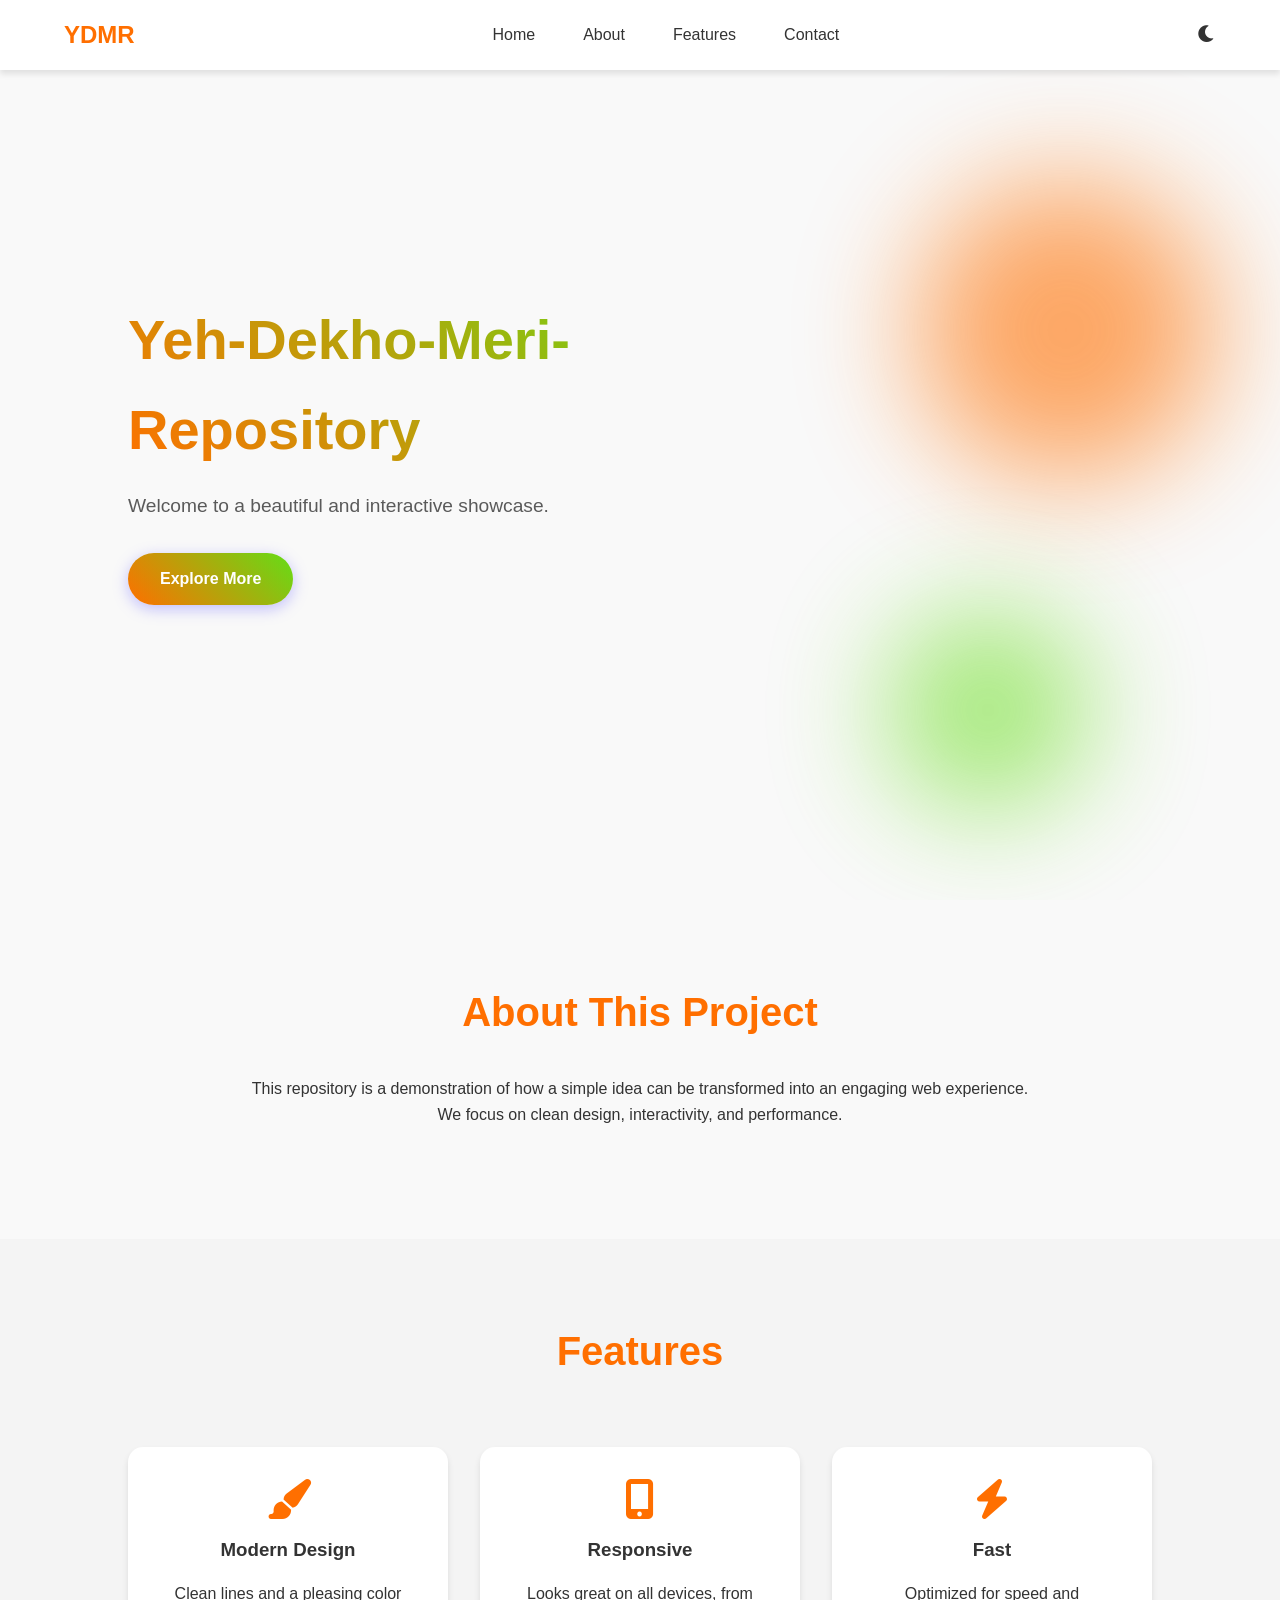
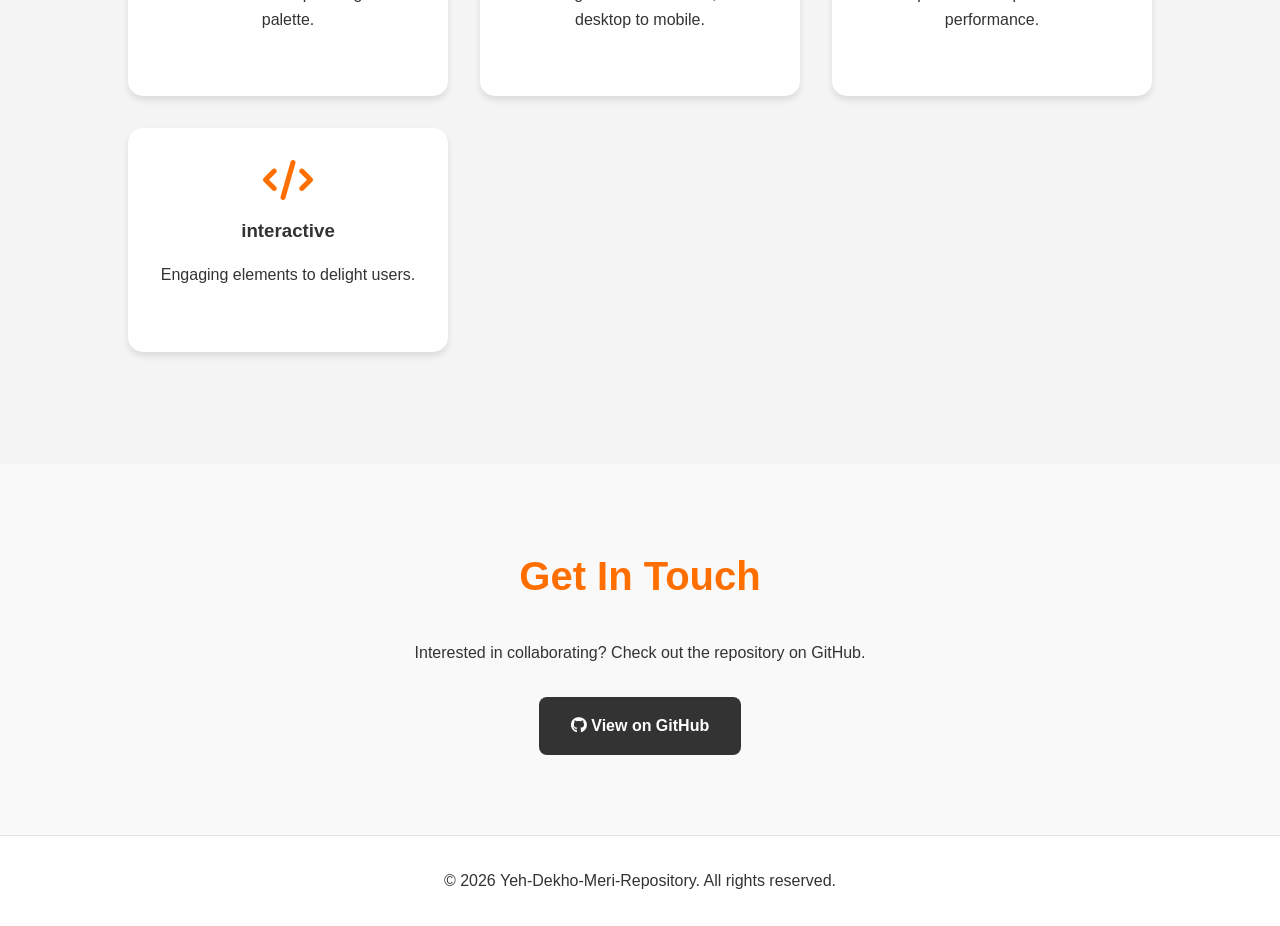
<file: website/index.html>
<!DOCTYPE html>
<html lang="en">
<head>
    <meta charset="UTF-8">
    <meta name="viewport" content="width=device-width, initial-scale=1.0">
    <title>Yeh-Dekho-Meri-Repository</title>
    <link rel="stylesheet" href="style.css">
    <link rel="stylesheet" href="https://cdnjs.cloudflare.com/ajax/libs/font-awesome/6.0.0/css/all.min.css">
</head>
<body>
    <nav class="navbar">
        <div class="logo">YDMR</div>
        <ul class="nav-links">
            <li><a href="#home">Home</a></li>
            <li><a href="#about">About</a></li>
            <li><a href="#features">Features</a></li>
            <li><a href="#contact">Contact</a></li>
        </ul>
        <button id="theme-toggle" aria-label="Toggle Dark Mode">
            <i class="fas fa-moon"></i>
        </button>
        <div class="hamburger">
            <span class="bar"></span>
            <span class="bar"></span>
            <span class="bar"></span>
        </div>
    </nav>

    <header id="home" class="hero">
        <div class="hero-content">
            <h1>Yeh-Dekho-Meri-Repository</h1>
            <p>Welcome to a beautiful and interactive showcase.</p>
            <a href="#about" class="cta-button">Explore More</a>
        </div>
        <div class="hero-visual">
            <div class="floating-shape shape-1"></div>
            <div class="floating-shape shape-2"></div>
        </div>
    </header>

    <section id="about" class="section">
        <div class="container">
            <h2>About This Project</h2>
            <p>This repository is a demonstration of how a simple idea can be transformed into an engaging web experience. We focus on clean design, interactivity, and performance.</p>
        </div>
    </section>

    <section id="features" class="section alt-bg">
        <div class="container">
            <h2>Features</h2>
            <div class="features-grid">
                <div class="feature-card">
                    <i class="fas fa-paint-brush"></i>
                    <h3>Modern Design</h3>
                    <p>Clean lines and a pleasing color palette.</p>
                </div>
                <div class="feature-card">
                    <i class="fas fa-mobile-alt"></i>
                    <h3>Responsive</h3>
                    <p>Looks great on all devices, from desktop to mobile.</p>
                </div>
                <div class="feature-card">
                    <i class="fas fa-bolt"></i>
                    <h3>Fast</h3>
                    <p>Optimized for speed and performance.</p>
                </div>
                <div class="feature-card">
                    <i class="fas fa-code"></i>
                    <h3>interactive</h3>
                    <p>Engaging elements to delight users.</p>
                </div>
            </div>
        </div>
    </section>

    <section id="contact" class="section">
        <div class="container">
            <h2>Get In Touch</h2>
            <p>Interested in collaborating? Check out the repository on GitHub.</p>
            <a href="https://github.com/Chetankhaped/Yeh-Dekho-Meri-Repository" target="_blank" class="github-button">
                <i class="fab fa-github"></i> View on GitHub
            </a>
        </div>
    </section>

    <footer>
        <p>&copy; 2026 Yeh-Dekho-Meri-Repository. All rights reserved.</p>
    </footer>

    <script src="script.js"></script>
</body>
</html>
</file>
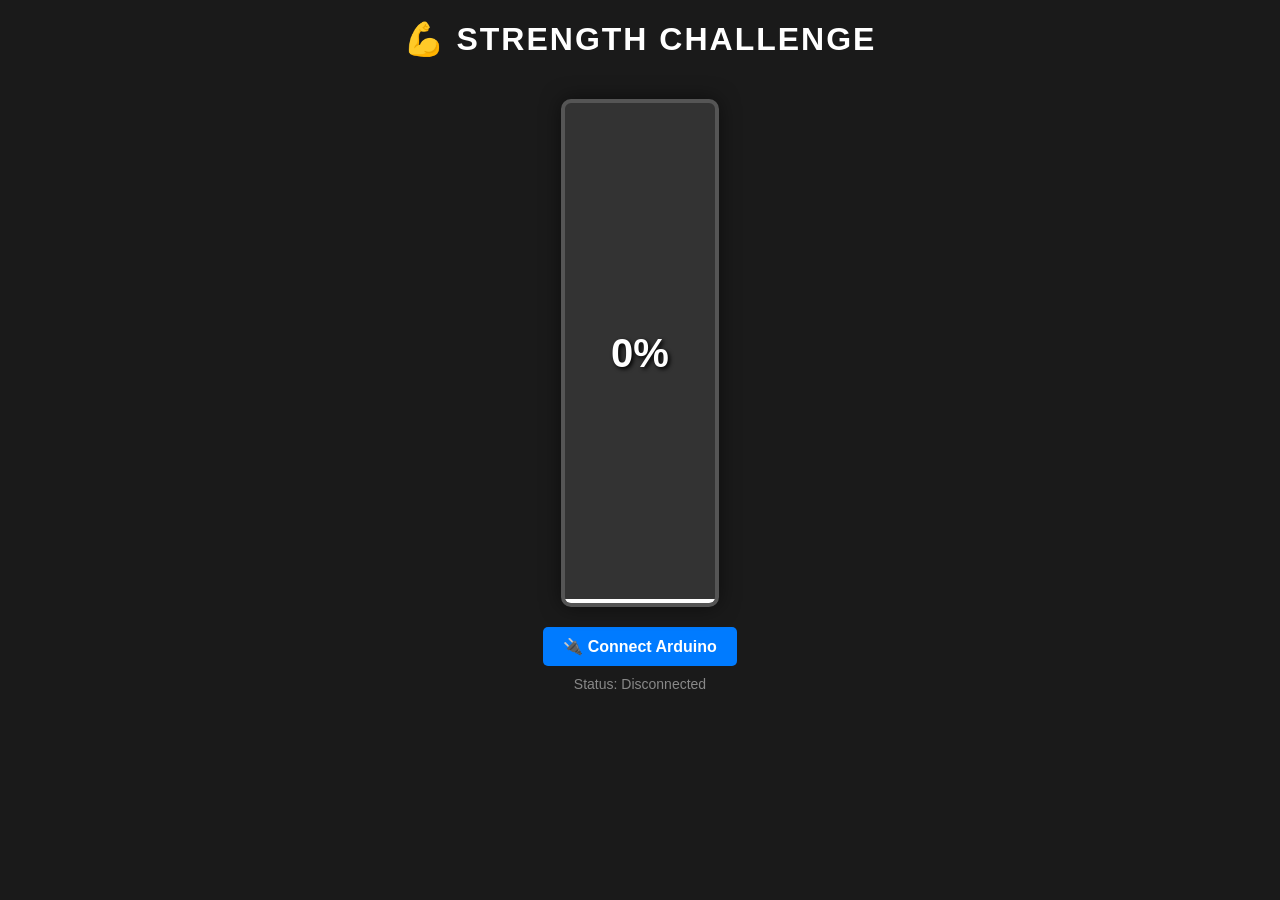
<file: Projects/Pull-Push-Game/index.html>
<!DOCTYPE html>
<html lang="en">
<head>
    <meta charset="UTF-8">
    <meta name="viewport" content="width=device-width, initial-scale=1.0">
    <title>Arduino Strength Tester</title>
    <style>
        body {
            font-family: 'Segoe UI', Tahoma, Geneva, Verdana, sans-serif;
            background-color: #1a1a1a;
            color: white;
            display: flex;
            flex-direction: column;
            align-items: center;
            height: 100vh;
            margin: 0;
            overflow: hidden;
        }

        h1 { margin-top: 20px; text-transform: uppercase; letter-spacing: 2px; }

        /* The Game Container */
        .game-container {
            position: relative;
            width: 150px;
            height: 500px;
            background: #333;
            border-radius: 10px;
            margin-top: 20px;
            border: 4px solid #555;
            box-shadow: 0 0 20px rgba(0,0,0,0.5);
            overflow: hidden;
        }

        /* The Moving Bar */
        .power-bar {
            position: absolute;
            bottom: 0;
            width: 100%;
            height: 0%;
            background: linear-gradient(to top, #00ff00, #ffff00, #ff0000);
            transition: height 0.1s ease-out;
        }

        /* Percentage Text */
        .score-display {
            position: absolute;
            top: 50%;
            left: 50%;
            transform: translate(-50%, -50%);
            font-size: 40px;
            font-weight: bold;
            color: white;
            text-shadow: 2px 2px 4px #000;
            z-index: 10;
        }

        /* High Score Marker */
        .high-score-line {
            position: absolute;
            bottom: 0%; 
            width: 100%;
            height: 2px;
            background-color: white;
            z-index: 5;
            border-top: 2px dashed #fff;
        }

        .controls { margin-top: 20px; }

        button {
            padding: 10px 20px;
            font-size: 16px;
            cursor: pointer;
            background: #007bff;
            color: white;
            border: none;
            border-radius: 5px;
            font-weight: bold;
        }
        button:hover { background: #0056b3; }
        button:disabled { background: #555; cursor: not-allowed; }

        .status { margin-top: 10px; color: #888; font-size: 14px; }
    </style>
</head>
<body>

    <h1>💪 Strength Challenge</h1>

    <div class="game-container">
        <div class="power-bar" id="bar"></div>
        <div class="score-display"><span id="score">0</span>%</div>
        <div class="high-score-line" id="highScoreLine"></div>
    </div>

    <div class="controls">
        <button id="connectBtn">🔌 Connect Arduino</button>
    </div>
    <div class="status" id="status">Status: Disconnected</div>

    <script>
        let port;
        let reader;
        let highScore = 0;

        const connectBtn = document.getElementById('connectBtn');
        const statusDisplay = document.getElementById('status');
        const bar = document.getElementById('bar');
        const scoreText = document.getElementById('score');
        const highScoreLine = document.getElementById('highScoreLine');

        connectBtn.addEventListener('click', async () => {
            if ("serial" in navigator) {
                try {
                    port = await navigator.serial.requestPort();
                    await port.open({ baudRate: 9600 });
                    
                    statusDisplay.textContent = "Status: Connected!";
                    connectBtn.disabled = true;
                    connectBtn.textContent = "Connected";

                    const textDecoder = new TextDecoderStream();
                    const readableStreamClosed = port.readable.pipeTo(textDecoder.writable);
                    reader = textDecoder.readable.getReader();

                    readLoop();
                } catch (err) {
                    console.error("Error:", err);
                    statusDisplay.textContent = "Error: " + err;
                }
            } else {
                alert("Web Serial API not supported. Please use Chrome or Edge.");
            }
        });

        async function readLoop() {
            let buffer = "";
            while (true) {
                const { value, done } = await reader.read();
                if (done) {
                    reader.releaseLock();
                    break;
                }
                
                if (value) {
                    buffer += value;
                    // Split by new line to get clean numbers
                    let lines = buffer.split('\n');
                    buffer = lines.pop(); // Keep the incomplete chunk for next time

                    for (const line of lines) {
                        handleData(line.trim());
                    }
                }
            }
        }

        function handleData(data) {
            // Ensure data is a number
            let force = parseInt(data);
            
            if (!isNaN(force)) {
                // Update Graphics
                bar.style.height = force + "%";
                scoreText.innerText = force;

                // High Score Logic
                if (force > highScore) {
                    highScore = force;
                    highScoreLine.style.bottom = highScore + "%";
                }
            }
        }
    </script>
</body>
</html>
</file>
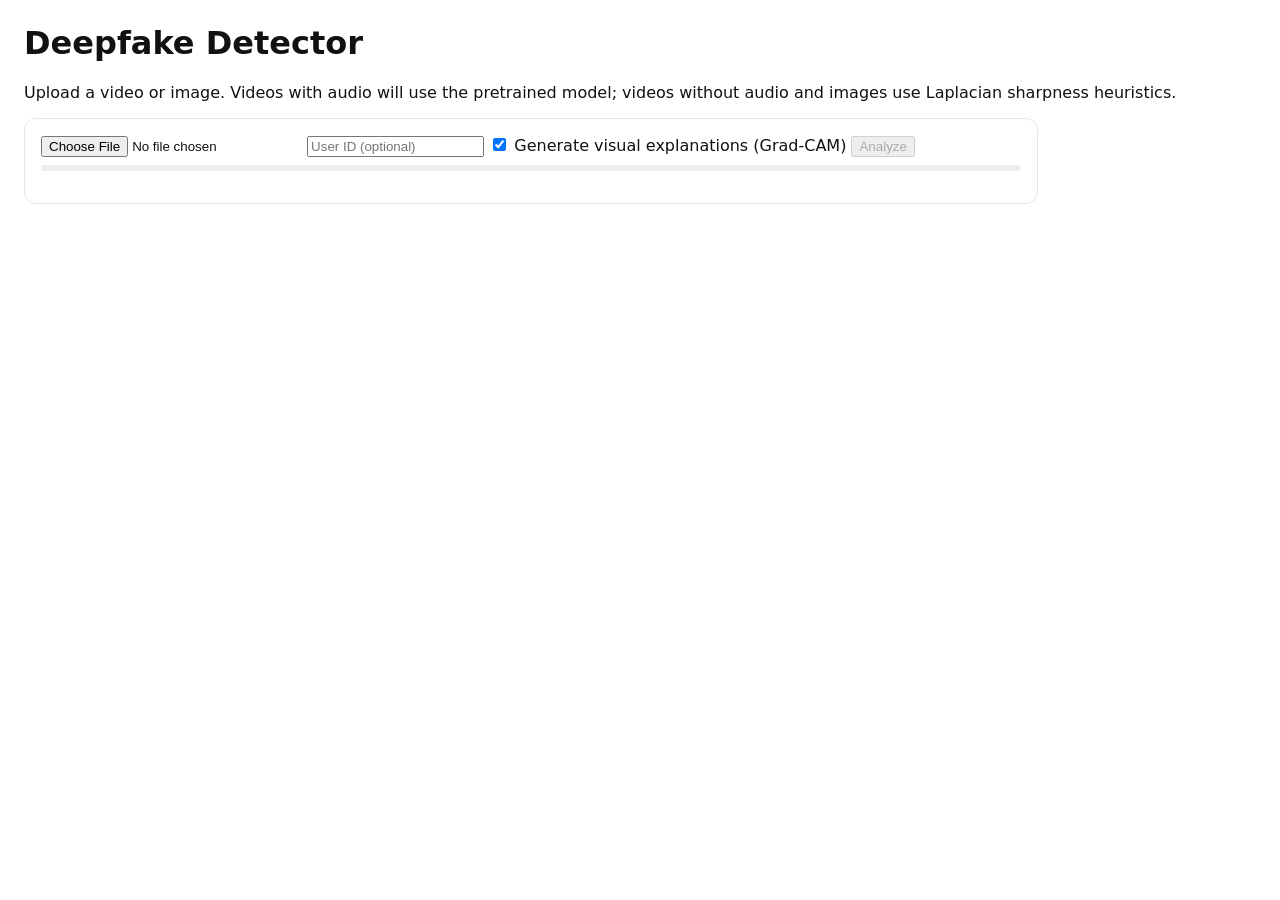
<file: Projects/Pentacore_Solutions-Deepfake_Detection_System/Deepfake_Detection_Engine/app/static/index.html>
<!doctype html>
<html lang="en">
<head>
  <meta charset="utf-8" />
  <meta name="viewport" content="width=device-width, initial-scale=1" />
  <title>Deepfake Detector</title>
  <style>
    body { font-family: system-ui, sans-serif; margin: 24px; color: #111; }
    .card { border: 1px solid #e5e7eb; border-radius: 12px; padding: 16px; max-width: 980px; }
    .row { display: flex; gap: 16px; flex-wrap: wrap; }
    .heatmaps img { width: 260px; border-radius: 8px; border: 1px solid #ddd; }
    .progress { height: 6px; background: #eee; border-radius: 3px; overflow: hidden; margin: 8px 0; }
    .bar { height: 100%; width: 0%; background: #3b82f6; transition: width .2s; }
    .badge { display: inline-block; padding: 4px 8px; border-radius: 999px; font-weight: 600; }
    .badge.real { background: #dcfce7; color: #14532d; }
    .badge.fake { background: #fee2e2; color: #7f1d1d; }
    .mono { font-family: ui-monospace, SFMono-Regular, Menlo, Monaco, Consolas, "Liberation Mono", "Courier New", monospace; }
  </style>
</head>
<body>
    <h1>Deepfake Detector</h1>
    <p>Upload a video or image. Videos with audio will use the pretrained model; videos without audio and images use Laplacian sharpness heuristics.</p>

    <div class="card">
      <input id="file" type="file" accept="video/*,image/*" />
      <input id="userId" type="text" placeholder="User ID (optional)" style="margin-left:8px;" />
      <label><input id="explain" type="checkbox" checked /> Generate visual explanations (Grad-CAM)</label>
      <button id="btn" disabled>Analyze</button>
      <div class="progress"><div class="bar" id="bar"></div></div>
      <pre class="mono" id="log"></pre>
    </div>

    <div id="result" class="card" style="margin-top:16px; display:none;">
      <div id="summary"></div>
      <div id="meta" class="mono" style="margin:8px 0; color:#374151;"></div>

      <h2>Model prediction (audio present)</h2>
    <div id="noAudio" class="mono" style="display:none; color:#7f1d1d;">No Audio Present in Video</div>
      <div id="modelSection" style="display:none;">
        <h3>Per-frame attention energy</h3>
        <canvas id="chart" width="900" height="200"></canvas>
        <div class="row">
          <div>
            <h3>Waveform</h3>
            <canvas id="wave" width="900" height="120"></canvas>
          </div>
        </div>
        <div class="row">
          <div>
            <h3>Mel Spectrogram</h3>
            <canvas id="mel" width="900" height="300"></canvas>
          </div>
        </div>
        <div class="heatmaps row" id="heatmaps"></div>
        <h3>Lip region overlays</h3>
        <div class="heatmaps row" id="lipmaps"></div>
        <div class="row">
          <div>
            <h3>Sync series (audio RMS vs mouth openness)</h3>
            <canvas id="sync" width="900" height="200"></canvas>
            <div id="syncScore" class="mono"></div>
          </div>
        </div>
      </div>

      <h2>Laplacian prediction</h2>
      <div id="lapSection">
        <div class="row">
          <div>
            <h3>Per-frame sharpness (variance of Laplacian)</h3>
            <canvas id="sharp" width="900" height="200"></canvas>
            <div id="sharpStats" class="mono"></div>
          </div>
        </div>
        <div class="heatmaps row" id="lapHeatmaps"></div>
      </div>
    </div>

    <script>
      const fileEl = document.getElementById('file');
      const btn = document.getElementById('btn');
      const bar = document.getElementById('bar');
      const log = document.getElementById('log');
      const result = document.getElementById('result');
      const summary = document.getElementById('summary');
      const heatmaps = document.getElementById('heatmaps');
      const explainEl = document.getElementById('explain');
  const userIdEl = document.getElementById('userId');
      const modelSection = document.getElementById('modelSection');

      fileEl.addEventListener('change', () => { btn.disabled = !fileEl.files.length; });

      btn.addEventListener('click', async () => {
        if (!fileEl.files.length) return;
        result.style.display = 'none';
        log.textContent = 'Uploading...';
        bar.style.width = '10%';
        const fd = new FormData();
        fd.append('file', fileEl.files[0]);
  fd.append('explain', explainEl.checked ? 'true' : 'false');
  if (userIdEl.value) fd.append('user_id', userIdEl.value);
        try {
          bar.style.width = '40%';
    const isImage = fileEl.files[0]?.type.startsWith('image/');
          const url = isImage ? '/predict-image' : '/predict';
          const res = await fetch(url, { method: 'POST', body: fd });
          bar.style.width = '70%';
          if (!res.ok) {
            const t = await res.text();
            throw new Error('Server error: ' + t);
          }
          const data = await res.json();
          bar.style.width = '100%';
          log.textContent = '';
          if (isImage) renderImageResult(data); else renderVideoResult(data);
        } catch (e) {
          log.textContent = String(e);
        } finally {
          setTimeout(() => bar.style.width = '0%', 600);
        }
      });

      function renderVideoResult(data) {
        result.style.display = 'block';
        const meta = data.video_meta ? `fps=${data.video_meta.fps?.toFixed?.(2) ?? data.video_meta.fps}, total_frames=${data.video_meta.total_frames}, duration=${data.video_meta.duration_sec?.toFixed?.(2) ?? data.video_meta.duration_sec}s` : '';
        document.getElementById('meta').textContent = meta;

        // Model section only if present (audio-present videos)
        const noAudio = document.getElementById('noAudio');
        const hasModel = !!data.model_pred;
        modelSection.style.display = hasModel ? 'block' : 'none';
        noAudio.style.display = hasModel ? 'none' : 'block';
        if (hasModel){
          const m = data.model_pred;
          summary.innerHTML = `Model: <span class="badge ${m.label}">${m.label.toUpperCase()}</span> — Fake prob: <b>${m.score.toFixed(3)}</b>`;
          drawChart(m.per_frame_scores || []);
          drawWave(m.waveform || []);
          drawMel(m.mel_spectrogram || []);
          drawSync(m.sync_series_audio || [], m.sync_series_mouth || [], m.sync_metric ?? null);
          heatmaps.innerHTML = '';
          if (m.heatmaps) for (const b64 of m.heatmaps){ const img=document.createElement('img'); img.src='data:image/png;base64,'+b64; heatmaps.appendChild(img); }
          const lip = document.getElementById('lipmaps');
          lip.innerHTML = '';
          if (m.lip_heatmaps) for (const b64 of m.lip_heatmaps){ const img=document.createElement('img'); img.src='data:image/png;base64,'+b64; lip.appendChild(img); }
        } else {
          summary.innerHTML = '';
          heatmaps.innerHTML = '';
          document.getElementById('lipmaps').innerHTML = '';
          document.getElementById('sync').getContext('2d').clearRect(0,0,900,200);
          document.getElementById('wave').getContext('2d').clearRect(0,0,900,120);
          document.getElementById('mel').getContext('2d').clearRect(0,0,900,300);
          document.getElementById('syncScore').textContent = '';
        }

    // Laplacian section is always present for videos
        const l = data.laplacian_pred;
        const lapHdr = `Laplacian: <span class="badge ${l.label}">${l.label.toUpperCase()}</span> — Heuristic fake prob: <b>${l.score.toFixed(3)}</b>`;
        summary.innerHTML += (summary.innerHTML ? '<br/>' : '') + lapHdr;
        drawSharp(l.sharpness_series || [], l.sharpness_threshold ?? null, l.sharpness_mean ?? null);
        const lapHeat = document.getElementById('lapHeatmaps');
        lapHeat.innerHTML = '';
        if (l.overlay_heatmaps) for (const b64 of l.overlay_heatmaps){ const img=document.createElement('img'); img.src='data:image/png;base64,'+b64; lapHeat.appendChild(img); }
      }

      function drawChart(values) {
        const canvas = document.getElementById('chart');
        const ctx = canvas.getContext('2d');
        ctx.clearRect(0, 0, canvas.width, canvas.height);
        const W = canvas.width, H = canvas.height;
        const n = values.length || 1;
        let max = 1e-6; for (let i = 0; i < values.length; i++) { const v = values[i]; if (v > max) max = v; }
        ctx.strokeStyle = '#e5e7eb';
        for (let y = 0; y <= 1.0; y += 0.25) { const yy = H - y * H; ctx.beginPath(); ctx.moveTo(0, yy); ctx.lineTo(W, yy); ctx.stroke(); }
        ctx.beginPath(); ctx.strokeStyle = '#3b82f6';
        for (let i = 0; i < n; i++) { const x = i / (n - 1 || 1) * (W - 20) + 10; const y = H - (values[i] / max) * (H - 20) - 10; if (i === 0) ctx.moveTo(x, y); else ctx.lineTo(x, y); }
        ctx.stroke();
      }

      function drawWave(values) {
        const canvas = document.getElementById('wave');
        const ctx = canvas.getContext('2d');
        ctx.clearRect(0,0,canvas.width,canvas.height);
        if (!values.length) return;
        const W=canvas.width, H=canvas.height;
        let max = 1e-6; for (let i=0;i<values.length;i++){ const a=Math.abs(values[i]); if(a>max) max=a; }
        ctx.strokeStyle = '#10b981';
        ctx.beginPath();
        for (let i=0;i<values.length;i++){
          const x = i/(values.length-1) * (W-2) + 1;
          const y = H/2 - (values[i]/max)*(H/2-4);
          if (i===0) ctx.moveTo(x,y); else ctx.lineTo(x,y);
        }
        ctx.stroke();
      }

      function drawMel(matrix){
        const canvas = document.getElementById('mel');
        const ctx = canvas.getContext('2d');
        ctx.clearRect(0,0,canvas.width,canvas.height);
        if (!matrix.length) return;
        const rows = matrix.length, cols = matrix[0].length;
        const img = ctx.createImageData(cols, rows);
        let min=Infinity,max=-Infinity;
        for (let r=0;r<rows;r++) for (let c=0;c<cols;c++){ const v=matrix[r][c]; if(v<min)min=v; if(v>max)max=v; }
        const scale = max>min ? 255/(max-min) : 1;
        let k=0;
        for (let r=0;r<rows;r++){
          for (let c=0;c<cols;c++){
            const v = Math.floor((matrix[r][c]-min)*scale);
            const R=v, G=v, B=255-v;
            img.data[k++] = R; img.data[k++] = G; img.data[k++] = B; img.data[k++] = 255;
          }
        }
        const off = document.createElement('canvas'); off.width = cols; off.height = rows;
        off.getContext('2d').putImageData(img,0,0);
        ctx.imageSmoothingEnabled = false;
        ctx.drawImage(off, 0, 0, canvas.width, canvas.height);
      }

      function drawSync(audio, mouth, score){
        const canvas = document.getElementById('sync');
        const ctx = canvas.getContext('2d');
        ctx.clearRect(0,0,canvas.width,canvas.height);
        const W=canvas.width,H=canvas.height;
        if (!audio.length || !mouth.length){ document.getElementById('syncScore').textContent = ''; return; }
        const n = Math.min(audio.length, mouth.length);
        const ax = audio.slice(0,n), mx = mouth.slice(0,n);
        let maxv = 1e-6; for (let i=0;i<n;i++){ if(ax[i]>maxv) maxv=ax[i]; if(mx[i]>maxv) maxv=mx[i]; }
        ctx.strokeStyle = '#e5e7eb'; for (let y=0;y<=1;y+=0.25){ const yy = H - y*H; ctx.beginPath(); ctx.moveTo(0,yy); ctx.lineTo(W,yy); ctx.stroke(); }
        ctx.strokeStyle = '#10b981'; ctx.beginPath();
        for (let i=0;i<n;i++){ const x=i/(n-1||1)*(W-20)+10; const y=H - (ax[i]/maxv)*(H-20)-10; if(i===0)ctx.moveTo(x,y); else ctx.lineTo(x,y);} ctx.stroke();
        ctx.strokeStyle = '#f59e0b'; ctx.beginPath();
        for (let i=0;i<n;i++){ const x=i/(n-1||1)*(W-20)+10; const y=H - (mx[i]/maxv)*(H-20)-10; if(i===0)ctx.moveTo(x,y); else ctx.lineTo(x,y);} ctx.stroke();
        const el = document.getElementById('syncScore');
        if (score !== null) el.textContent = `Sync correlation: ${score.toFixed(3)} (higher is better)`;
      }

      function drawSharp(values, threshold, meanVal){
        const canvas = document.getElementById('sharp');
        const ctx = canvas.getContext('2d');
        ctx.clearRect(0,0,canvas.width,canvas.height);
        const W=canvas.width,H=canvas.height;
        if (!values.length){ document.getElementById('sharpStats').textContent = ''; return; }
        let maxv = 1e-6; for (let i=0;i<values.length;i++){ if(values[i]>maxv) maxv=values[i]; }
        ctx.strokeStyle = '#e5e7eb'; for (let y=0;y<=1;y+=0.25){ const yy = H - y*H; ctx.beginPath(); ctx.moveTo(0,yy); ctx.lineTo(W,yy); ctx.stroke(); }
        ctx.strokeStyle = '#6b7280'; ctx.beginPath();
        for (let i=0;i<values.length;i++){
          const x=i/(values.length-1||1)*(W-20)+10; const y=H - (values[i]/maxv)*(H-20)-10;
          if(i===0) ctx.moveTo(x,y); else ctx.lineTo(x,y);
        }
        ctx.stroke();
        if (threshold != null){ const ty = H - (Math.min(threshold,maxv)/maxv)*(H-20)-10; ctx.strokeStyle = '#ef4444'; ctx.beginPath(); ctx.moveTo(0,ty); ctx.lineTo(W,ty); ctx.stroke(); }
        let stats = `mean=${(meanVal??0).toFixed(1)}`; if (threshold != null) stats += `, thr=${threshold}`; document.getElementById('sharpStats').textContent = stats;
      }

      function renderImageResult(data){
        result.style.display = 'block';
        modelSection.style.display = 'none';
        document.getElementById('meta').textContent = '';
        const hdr = `Laplacian (image): <span class="badge ${data.label}">${data.label.toUpperCase()}</span> — sharpness=${data.sharpness_value.toFixed(1)} (thr=${data.sharpness_threshold})`;
        summary.innerHTML = hdr;
        heatmaps.innerHTML = '';
        document.getElementById('lipmaps').innerHTML = '';
        document.getElementById('sync').getContext('2d').clearRect(0,0,900,200);
        document.getElementById('wave').getContext('2d').clearRect(0,0,900,120);
        document.getElementById('mel').getContext('2d').clearRect(0,0,900,300);
        document.getElementById('syncScore').textContent = '';
        drawSharp([data.sharpness_value], data.sharpness_threshold, data.sharpness_value);
        const lapHeat = document.getElementById('lapHeatmaps'); lapHeat.innerHTML = '';
        if (data.heatmap){ const img=document.createElement('img'); img.src='data:image/png;base64,'+data.heatmap; lapHeat.appendChild(img); }
      }
    </script>
  </script>
</body>
</html>
</file>
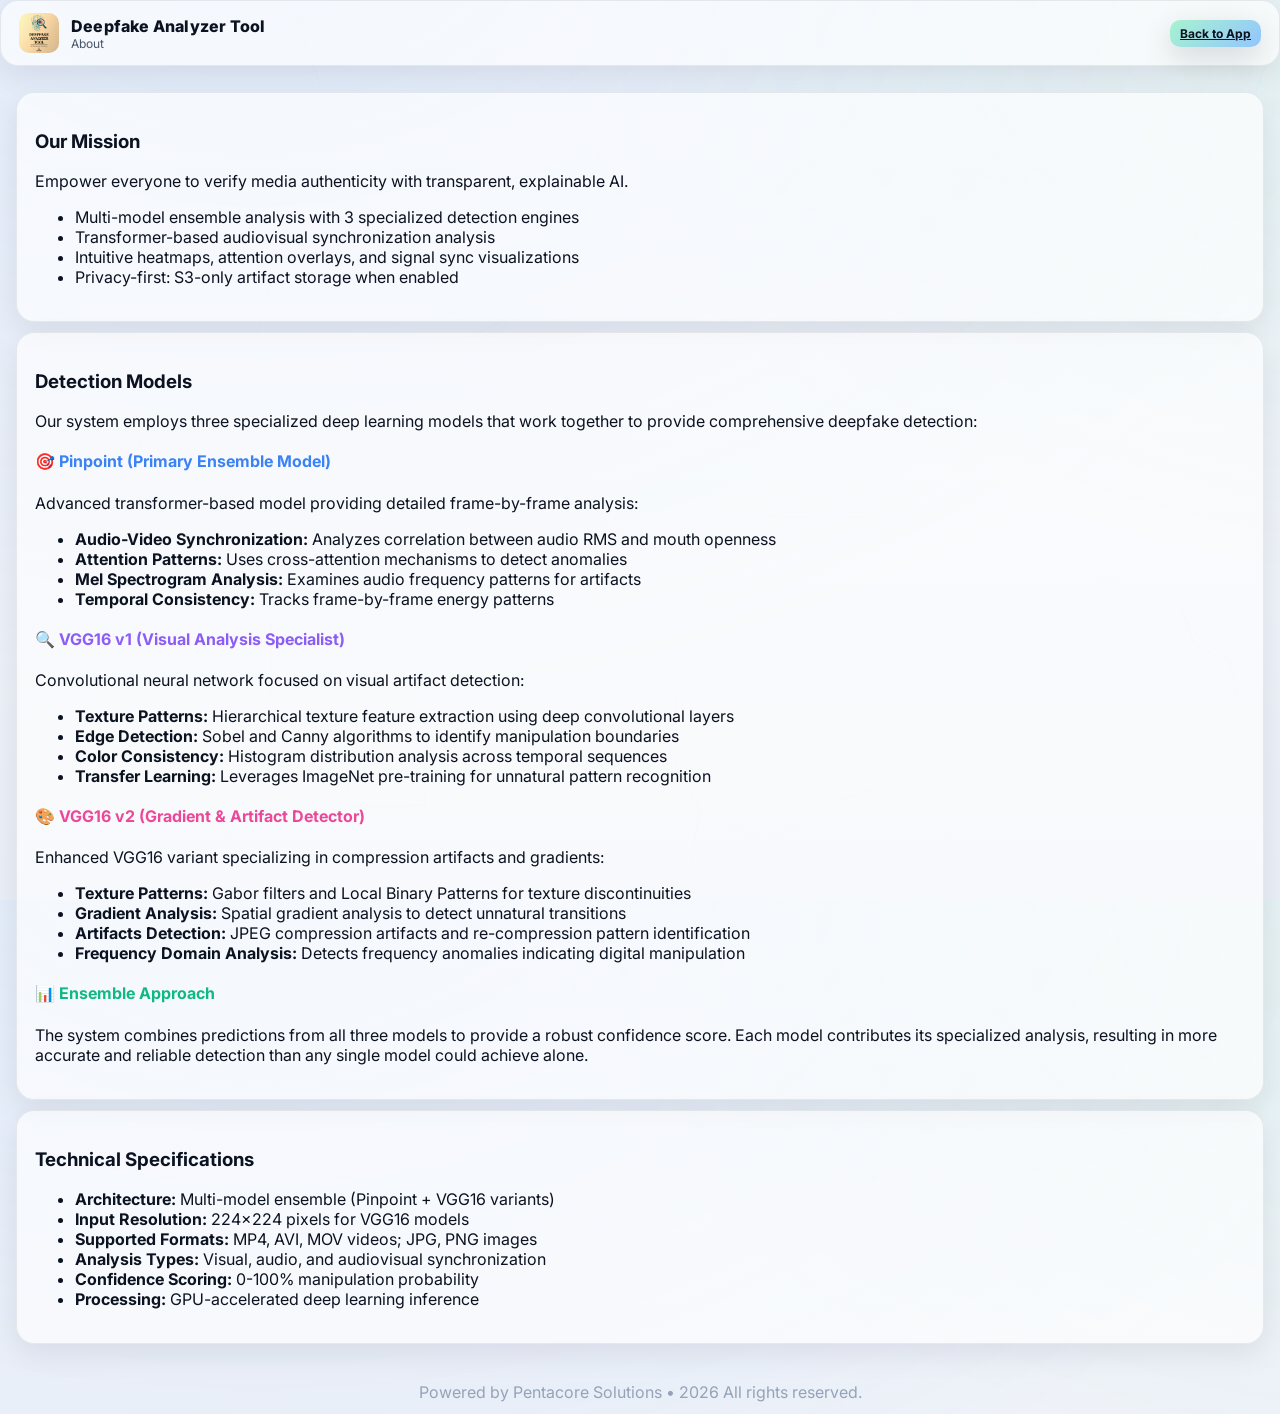
<file: Projects/Pentacore_Solutions-Deepfake_Detection_System/Deepfake_Analyzer_Tool_Website/about.html>
<!doctype html>
<html lang="en">
  <head>
    <meta charset="utf-8" />
    <meta name="viewport" content="width=device-width, initial-scale=1" />
    <title>About • Deepfake Analyzer</title>
    <link rel="preconnect" href="https://fonts.googleapis.com">
    <link rel="preconnect" href="https://fonts.gstatic.com" crossorigin>
    <link href="https://fonts.googleapis.com/css2?family=Inter:wght@300;400;600;800&display=swap" rel="stylesheet">
    <link rel="icon" href="./assets/deepfake_analyzer_tool_logo.png">
    <link rel="stylesheet" href="./styles.css">
  </head>
  <body class="has-bg">
    <canvas id="bg" aria-hidden="true"></canvas>
    <div class="page fade-in">
      <header class="topbar glass">
        <div class="brand">
          <img src="./assets/deepfake_analyzer_tool_logo.png" alt="Logo">
          <div>
            <div class="brand-title">Deepfake Analyzer Tool</div>
            <div class="brand-sub">About</div>
          </div>
        </div>
        <div class="actions">
          <a class="btn mini" href="./deepfake_analyzer_tool.html">Back to App</a>
        </div>
      </header>
      <main class="main">
        <div class="card glass pop">
          <h3>Our Mission</h3>
          <p>Empower everyone to verify media authenticity with transparent, explainable AI.</p>
          <ul>
            <li>Multi-model ensemble analysis with 3 specialized detection engines</li>
            <li>Transformer-based audiovisual synchronization analysis</li>
            <li>Intuitive heatmaps, attention overlays, and signal sync visualizations</li>
            <li>Privacy-first: S3-only artifact storage when enabled</li>
          </ul>
        </div>
        
        <div class="card glass pop">
          <h3>Detection Models</h3>
          <p>Our system employs three specialized deep learning models that work together to provide comprehensive deepfake detection:</p>
          
          <h4 style="margin-top: 20px; color: #3b82f6;">🎯 Pinpoint (Primary Ensemble Model)</h4>
          <p>Advanced transformer-based model providing detailed frame-by-frame analysis:</p>
          <ul>
            <li><strong>Audio-Video Synchronization:</strong> Analyzes correlation between audio RMS and mouth openness</li>
            <li><strong>Attention Patterns:</strong> Uses cross-attention mechanisms to detect anomalies</li>
            <li><strong>Mel Spectrogram Analysis:</strong> Examines audio frequency patterns for artifacts</li>
            <li><strong>Temporal Consistency:</strong> Tracks frame-by-frame energy patterns</li>
          </ul>
          
          <h4 style="margin-top: 20px; color: #8b5cf6;">🔍 VGG16 v1 (Visual Analysis Specialist)</h4>
          <p>Convolutional neural network focused on visual artifact detection:</p>
          <ul>
            <li><strong>Texture Patterns:</strong> Hierarchical texture feature extraction using deep convolutional layers</li>
            <li><strong>Edge Detection:</strong> Sobel and Canny algorithms to identify manipulation boundaries</li>
            <li><strong>Color Consistency:</strong> Histogram distribution analysis across temporal sequences</li>
            <li><strong>Transfer Learning:</strong> Leverages ImageNet pre-training for unnatural pattern recognition</li>
          </ul>
          
          <h4 style="margin-top: 20px; color: #ec4899;">🎨 VGG16 v2 (Gradient & Artifact Detector)</h4>
          <p>Enhanced VGG16 variant specializing in compression artifacts and gradients:</p>
          <ul>
            <li><strong>Texture Patterns:</strong> Gabor filters and Local Binary Patterns for texture discontinuities</li>
            <li><strong>Gradient Analysis:</strong> Spatial gradient analysis to detect unnatural transitions</li>
            <li><strong>Artifacts Detection:</strong> JPEG compression artifacts and re-compression pattern identification</li>
            <li><strong>Frequency Domain Analysis:</strong> Detects frequency anomalies indicating digital manipulation</li>
          </ul>
          
          <h4 style="margin-top: 20px; color: #10b981;">📊 Ensemble Approach</h4>
          <p>The system combines predictions from all three models to provide a robust confidence score. Each model contributes its specialized analysis, resulting in more accurate and reliable detection than any single model could achieve alone.</p>
        </div>
        
        <div class="card glass pop">
          <h3>Technical Specifications</h3>
          <ul>
            <li><strong>Architecture:</strong> Multi-model ensemble (Pinpoint + VGG16 variants)</li>
            <li><strong>Input Resolution:</strong> 224×224 pixels for VGG16 models</li>
            <li><strong>Supported Formats:</strong> MP4, AVI, MOV videos; JPG, PNG images</li>
            <li><strong>Analysis Types:</strong> Visual, audio, and audiovisual synchronization</li>
            <li><strong>Confidence Scoring:</strong> 0-100% manipulation probability</li>
            <li><strong>Processing:</strong> GPU-accelerated deep learning inference</li>
          </ul>
        </div>
      </main>
      <footer class="footer">Powered by Pentacore Solutions • <span id="year"></span> All rights reserved.</footer>
    </div>
    <script>const y=document.getElementById('year'); if(y) y.textContent=(new Date).getFullYear(); (function(){const c=document.getElementById('bg');const x=c.getContext('2d');let w,h,p=window.devicePixelRatio||1;function r(){w=c.width=innerWidth*p;h=c.height=innerHeight*p;c.style.width=innerWidth+'px';c.style.height=innerHeight+'px'}r();addEventListener('resize',r);const n=60,a=Array.from({length:n},()=>({x:Math.random()*w,y:Math.random()*h,vx:(Math.random()-.5)*.35*p,vy:(Math.random()-.5)*.35*p}));(function l(){x.clearRect(0,0,w,h);x.strokeStyle='rgba(148,163,184,0.08)';x.lineWidth=p;for(const e of a){e.x+=e.vx;e.y+=e.vy;if(e.x<0||e.x>w)e.vx*=-1;if(e.y<0||e.y>h)e.vy*=-1}for(let i=0;i<n;i++)for(let j=i+1;j<n;j++){const b=a[i],d=a[j],dx=b.x-d.x,dy=b.y-d.y,m=dx*dx+dy*dy;if(m<(140*p)**2){const t=1-m/((140*p)**2);x.globalAlpha=t*.7;x.beginPath();x.moveTo(b.x,b.y);x.lineTo(d.x,d.y);x.stroke()}}x.globalAlpha=1;requestAnimationFrame(l)})()})();</script>
  </body>
  </html>
</file>
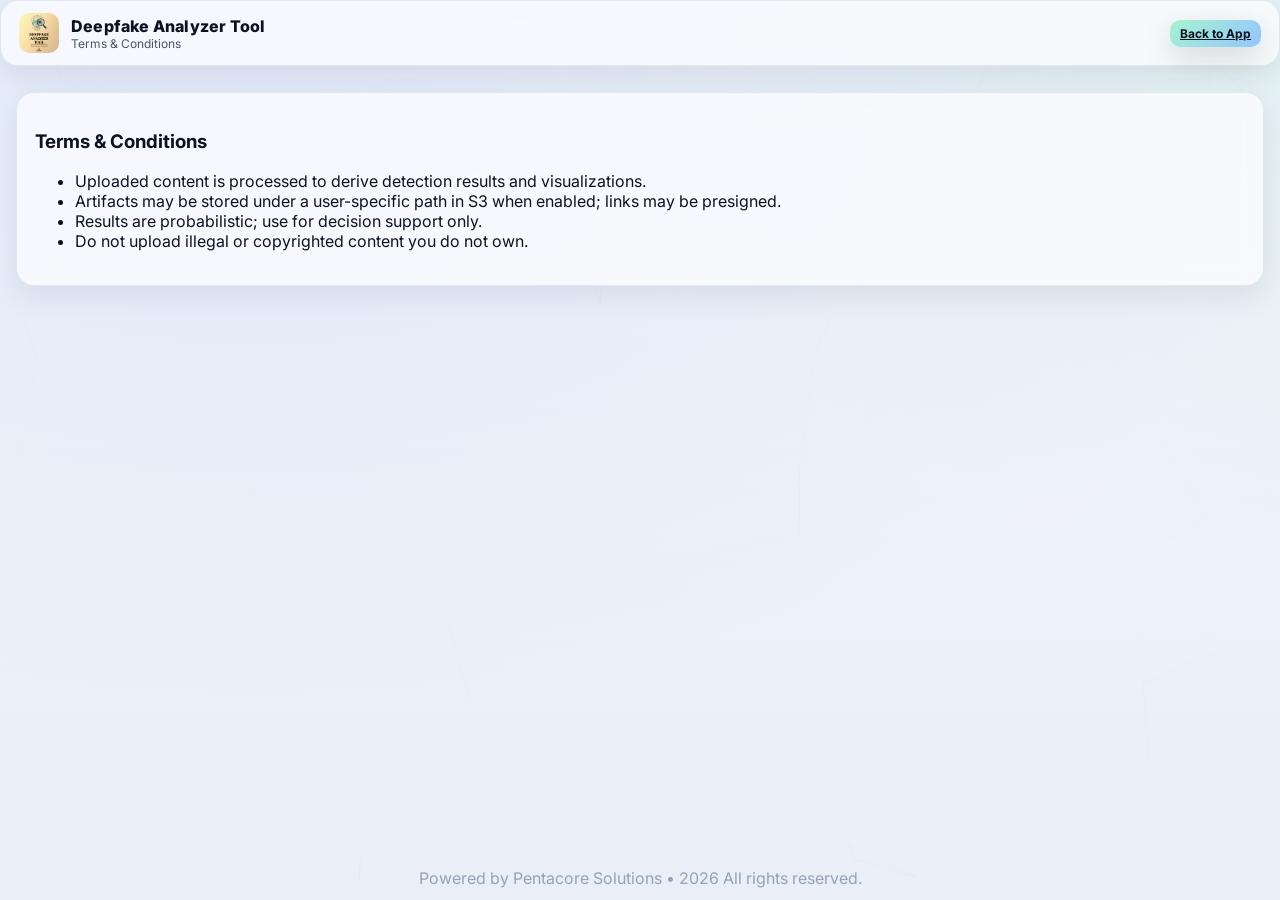
<file: Projects/Pentacore_Solutions-Deepfake_Detection_System/Deepfake_Analyzer_Tool_Website/terms.html>
<!doctype html>
<html lang="en">
  <head>
    <meta charset="utf-8" />
    <meta name="viewport" content="width=device-width, initial-scale=1" />
    <title>Terms • Deepfake Analyzer</title>
    <link rel="preconnect" href="https://fonts.googleapis.com">
    <link rel="preconnect" href="https://fonts.gstatic.com" crossorigin>
    <link href="https://fonts.googleapis.com/css2?family=Inter:wght@300;400;600;800&display=swap" rel="stylesheet">
    <link rel="icon" href="./assets/deepfake_analyzer_tool_logo.png">
    <link rel="stylesheet" href="./styles.css">
  </head>
  <body class="has-bg">
    <canvas id="bg" aria-hidden="true"></canvas>
    <div class="page fade-in">
      <header class="topbar glass">
        <div class="brand">
          <img src="./assets/deepfake_analyzer_tool_logo.png" alt="Logo">
          <div>
            <div class="brand-title">Deepfake Analyzer Tool</div>
            <div class="brand-sub">Terms & Conditions</div>
          </div>
        </div>
        <div class="actions">
          <a class="btn mini" href="./deepfake_analyzer_tool.html">Back to App</a>
        </div>
      </header>
      <main class="main">
        <div class="card glass pop">
          <h3>Terms & Conditions</h3>
          <ul>
            <li>Uploaded content is processed to derive detection results and visualizations.</li>
            <li>Artifacts may be stored under a user-specific path in S3 when enabled; links may be presigned.</li>
            <li>Results are probabilistic; use for decision support only.</li>
            <li>Do not upload illegal or copyrighted content you do not own.</li>
          </ul>
        </div>
      </main>
      <footer class="footer">Powered by Pentacore Solutions • <span id="year"></span> All rights reserved.</footer>
    </div>
    <script>const y=document.getElementById('year'); if(y) y.textContent=(new Date).getFullYear(); (function(){const c=document.getElementById('bg');const x=c.getContext('2d');let w,h,p=window.devicePixelRatio||1;function r(){w=c.width=innerWidth*p;h=c.height=innerHeight*p;c.style.width=innerWidth+'px';c.style.height=innerHeight+'px'}r();addEventListener('resize',r);const n=60,a=Array.from({length:n},()=>({x:Math.random()*w,y:Math.random()*h,vx:(Math.random()-.5)*.35*p,vy:(Math.random()-.5)*.35*p}));(function l(){x.clearRect(0,0,w,h);x.strokeStyle='rgba(148,163,184,0.08)';x.lineWidth=p;for(const e of a){e.x+=e.vx;e.y+=e.vy;if(e.x<0||e.x>w)e.vx*=-1;if(e.y<0||e.y>h)e.vy*=-1}for(let i=0;i<n;i++)for(let j=i+1;j<n;j++){const b=a[i],d=a[j],dx=b.x-d.x,dy=b.y-d.y,m=dx*dx+dy*dy;if(m<(140*p)**2){const t=1-m/((140*p)**2);x.globalAlpha=t*.7;x.beginPath();x.moveTo(b.x,b.y);x.lineTo(d.x,d.y);x.stroke()}}x.globalAlpha=1;requestAnimationFrame(l)})()})();</script>
  </body>
  </html>
</file>
<file: website/style.css>
:root {
    --primary-color: #FF6F00;
    --secondary-color: #64DD17;
    --bg-color: #f9f9f9;
    --text-color: #333;
    --nav-bg: rgba(255, 255, 255, 0.95);
    --card-bg: #fff;
    --shadow: 0 4px 6px rgba(0, 0, 0, 0.1);
    --transition: all 0.3s ease;
}

[data-theme="dark"] {
    --primary-color: #FFAB40;
    --secondary-color: #AED581;
    --bg-color: #1a1a2e;
    --text-color: #e0e0e0;
    --nav-bg: rgba(26, 26, 46, 0.95);
    --card-bg: #16213e;
    --shadow: 0 4px 6px rgba(0, 0, 0, 0.3);
}

* {
    margin: 0;
    padding: 0;
    box-sizing: border-box;
}

body {
    font-family: 'Segoe UI', Tahoma, Geneva, Verdana, sans-serif;
    background-color: var(--bg-color);
    color: var(--text-color);
    line-height: 1.6;
    transition: var(--transition);
    overflow-x: hidden;
}

/* Navbar */
.navbar {
    position: fixed;
    top: 0;
    width: 100%;
    display: flex;
    justify-content: space-between;
    align-items: center;
    padding: 1rem 5%;
    background-color: var(--nav-bg);
    box-shadow: var(--shadow);
    z-index: 1000;
    backdrop-filter: blur(5px);
    transition: var(--transition);
}

.logo {
    font-size: 1.5rem;
    font-weight: bold;
    color: var(--primary-color);
}

.nav-links {
    display: flex;
    list-style: none;
}

.nav-links li {
    margin: 0 1.5rem;
}

.nav-links a {
    text-decoration: none;
    color: var(--text-color);
    font-weight: 500;
    transition: var(--transition);
}

.nav-links a:hover {
    color: var(--primary-color);
}

#theme-toggle {
    background: none;
    border: none;
    color: var(--text-color);
    font-size: 1.2rem;
    cursor: pointer;
    transition: var(--transition);
}

#theme-toggle:hover {
    color: var(--primary-color);
    transform: rotate(15deg);
}

.hamburger {
    display: none;
    cursor: pointer;
}

.bar {
    display: block;
    width: 25px;
    height: 3px;
    margin: 5px auto;
    background-color: var(--text-color);
    transition: var(--transition);
}

/* Hero Section */
.hero {
    height: 100vh;
    display: flex;
    align-items: center;
    justify-content: space-between;
    padding: 0 10%;
    position: relative;
    overflow: hidden;
}

.hero-content {
    max-width: 600px;
    z-index: 10;
}

.hero h1 {
    font-size: 3.5rem;
    margin-bottom: 1rem;
    background: linear-gradient(45deg, var(--primary-color), var(--secondary-color));
    -webkit-background-clip: text;
    -webkit-text-fill-color: transparent;
    animation: fadeIn 1s ease-out;
}

.hero p {
    font-size: 1.2rem;
    margin-bottom: 2rem;
    opacity: 0.8;
}

.cta-button {
    display: inline-block;
    padding: 0.8rem 2rem;
    background: linear-gradient(45deg, var(--primary-color), var(--secondary-color));
    color: white;
    text-decoration: none;
    border-radius: 50px;
    font-weight: bold;
    box-shadow: 0 4px 15px rgba(108, 99, 255, 0.4);
    transition: var(--transition);
}

.cta-button:hover {
    transform: translateY(-3px);
    box-shadow: 0 6px 20px rgba(108, 99, 255, 0.6);
}

/* Floating Shapes Animation */
.hero-visual {
    position: absolute;
    top: 0;
    right: 0;
    width: 50%;
    height: 100%;
    z-index: 1;
}

.floating-shape {
    position: absolute;
    border-radius: 50%;
    opacity: 0.6;
    filter: blur(60px);
}

.shape-1 {
    top: 20%;
    right: 10%;
    width: 300px;
    height: 300px;
    background: var(--primary-color);
    animation: float 6s infinite ease-in-out;
}

.shape-2 {
    bottom: 10%;
    right: 30%;
    width: 200px;
    height: 200px;
    background: var(--secondary-color);
    animation: float 8s infinite ease-in-out reverse;
}

@keyframes float {
    0% { transform: translateY(0); }
    50% { transform: translateY(-20px); }
    100% { transform: translateY(0); }
}

@keyframes fadeIn {
    from { opacity: 0; transform: translateY(20px); }
    to { opacity: 1; transform: translateY(0); }
}

/* Sections */
.section {
    padding: 5rem 10%;
}

.alt-bg {
    background-color: rgba(0,0,0,0.02);
}

.container h2 {
    font-size: 2.5rem;
    margin-bottom: 2rem;
    text-align: center;
    color: var(--primary-color);
}

.container p {
    text-align: center;
    max-width: 800px;
    margin: 0 auto 2rem;
}

/* Features Grid */
.features-grid {
    display: grid;
    grid-template-columns: repeat(auto-fit, minmax(250px, 1fr));
    gap: 2rem;
    padding: 2rem 0;
}

.feature-card {
    background-color: var(--card-bg);
    padding: 2rem;
    border-radius: 15px;
    box-shadow: var(--shadow);
    text-align: center;
    transition: var(--transition);
    cursor: pointer;
}

.feature-card:hover {
    transform: translateY(-10px);
    box-shadow: 0 15px 30px rgba(0,0,0,0.1);
}

.feature-card i {
    font-size: 2.5rem;
    color: var(--primary-color);
    margin-bottom: 1rem;
}

.feature-card h3 {
    margin-bottom: 1rem;
}

/* Contact */
.github-button {
    display: inline-flex;
    align-items: center;
    gap: 10px;
    padding: 1rem 2rem;
    background-color: #333;
    color: white;
    text-decoration: none;
    border-radius: 8px;
    font-weight: bold;
    transition: var(--transition);
    margin: 0 auto;
    display: table;
}

.github-button:hover {
    background-color: #000;
    transform: scale(1.05);
}

/* Footer */
footer {
    text-align: center;
    padding: 2rem;
    background-color: var(--nav-bg);
    border-top: 1px solid rgba(0,0,0,0.1);
}

/* Mobile Responsive */
@media screen and (max-width: 768px) {
    .nav-links {
        display: none; /* Hide for now, JS will toggle */
        position: absolute;
        top: 70px;
        left: 0;
        width: 100%;
        background-color: var(--nav-bg);
        flex-direction: column;
        align-items: center;
        padding: 2rem 0;
        box-shadow: var(--shadow);
    }

    .nav-links.active {
        display: flex;
    }

    .nav-links li {
        margin: 1rem 0;
    }

    .hamburger {
        display: block;
    }

    .hamburger.active .bar:nth-child(1) {
        transform: translateY(8px) rotate(45deg);
    }
    .hamburger.active .bar:nth-child(2) {
        opacity: 0;
    }
    .hamburger.active .bar:nth-child(3) {
        transform: translateY(-8px) rotate(-45deg);
    }

    .hero {
        flex-direction: column;
        justify-content: center;
        text-align: center;
        padding-top: 5rem;
    }

    .hero-content {
        margin-bottom: 2rem;
    }

    .hero h1 {
        font-size: 2.5rem;
    }

    .hero-visual {
        width: 100%;
        height: 50%;
        top: auto;
        bottom: 0;
        z-index: -1;
    }
}
</file>
<file: Projects/Pentacore_Solutions-Deepfake_Detection_System/Deepfake_Analyzer_Tool_Website/styles.css>
:root{
  /* Light theme defaults */
  --bg:#f5f7fb; --bg2:#e9eef7; --text:#0b1220; --muted:#475569; --brand:#1d4ed8; --accent:#0ea5e9;
  --panel-bg: rgba(255,255,255,.65);
  --panel-border: rgba(15,23,42,.08);
  --panel-shadow: 0 10px 30px rgba(2,6,23,.08);
}

/* Dark theme overrides */
.theme-dark{
  --bg:#0b1220; --bg2:#0e1628; --text:#e2e8f0; --muted:#94a3b8; --brand:#60a5fa; --accent:#22d3ee;
  --panel-bg: rgba(255,255,255,.06);
  --panel-border: rgba(255,255,255,.1);
  --panel-shadow: 0 10px 40px rgba(0,0,0,.25);
}

*{box-sizing:border-box}
html,body{height:100%}
body{margin:0;font-family:Inter,system-ui,Segoe UI,Roboto,Helvetica,Arial,sans-serif;background: radial-gradient(1200px 800px at 20% -10%, rgba(59,130,246,.12), transparent), radial-gradient(1000px 600px at 120% 0%, rgba(16,185,129,.08), transparent), linear-gradient(180deg, var(--bg), var(--bg2)); color:var(--text);}
.has-bg #bg{position:fixed;inset:0;z-index:0;}
.page{position:relative;z-index:1;min-height:100%;display:flex;flex-direction:column}
.topbar{display:flex;align-items:center;justify-content:space-between;padding:12px 18px;gap:12px;flex-wrap:wrap}
.glass{background:var(--panel-bg); border:1px solid var(--panel-border); border-radius:18px; backdrop-filter:blur(12px); box-shadow:var(--panel-shadow)}
.brand{display:flex;align-items:center;gap:12px}
.brand img{width:40px;height:40px;border-radius:10px}
.brand-title{font-weight:800;letter-spacing:.2px}
.brand-sub{font-size:12px;color:var(--muted)}
.nav{display:flex;gap:10px;flex-wrap:wrap}
.nav-link{cursor:pointer;padding:8px 10px;border-radius:10px;color:var(--muted)}
.nav-link.active,.nav-link:hover{color:#0b1220;background:linear-gradient(135deg,#a7f3d0,#93c5fd)}
.actions{display:flex;align-items:center;gap:10px}
.pill{font-size:12px;padding:6px 10px;border-radius:999px;border:1px solid var(--panel-border);background:var(--panel-bg)}
.pill.ok{background:rgba(16,185,129,.12);border-color:rgba(16,185,129,.35)}
.pill.bad{background:rgba(239,68,68,.12);border-color:rgba(239,68,68,.35)}
.btn{padding:10px 14px;border-radius:12px;border:none;background:linear-gradient(135deg,#a7f3d0,#93c5fd);color:#0b1220;font-weight:700;cursor:pointer;box-shadow:0 10px 30px rgba(2,6,23,.15);transition:transform .15s ease,filter .15s ease}
.btn:hover{transform:translateY(-1px);filter:brightness(1.05)}
.btn.mini{padding:6px 10px;font-size:12px;border-radius:10px}
.btn.danger{background:linear-gradient(135deg,#fecaca,#fca5a5)}
.link{background:none;border:none;color:#93c5fd;cursor:pointer;text-decoration:underline}
.main{padding:16px;flex:1;}
.card{padding:18px;margin:10px 0}
.grid.two{display:grid;grid-template-columns:1fr 1fr;gap:16px}
@media(max-width: 960px){ .grid.two{grid-template-columns:1fr} }
.row{display:flex;align-items:center;gap:10px;flex-wrap:wrap;margin:10px 0}
.label{min-width:120px;color:var(--muted)}
input[type="text"], input[type="url"], input:not([type]){background:rgba(255,255,255,.75);border:1px solid var(--panel-border);color:var(--text);padding:10px 12px;border-radius:12px;min-width:260px}
.theme-dark input[type="text"], .theme-dark input[type="url"], .theme-dark input:not([type]){background:rgba(255,255,255,.06)}
.muted{color:var(--muted)}
.drop{position:relative;border:2px dashed rgba(148,163,184,.35);border-radius:16px;padding:18px;text-align:center;transition: border-color .2s ease, background .2s ease, box-shadow .2s ease}
.drop::before{content:"";position:absolute;inset:-2px;border-radius:18px;padding:2px;background:linear-gradient(135deg,rgba(147,197,253,.5),rgba(167,243,208,.5));-webkit-mask:linear-gradient(#fff 0 0) content-box,linear-gradient(#fff 0 0);mask:linear-gradient(#fff 0 0) content-box,linear-gradient(#fff 0 0);-webkit-mask-composite:xor;mask-composite:exclude;opacity:.25;pointer-events:none}
.drop:hover{box-shadow:0 10px 30px rgba(2,6,23,.08)}
.drop.drag{border-color:#93c5fd;background:rgba(147,197,253,.08);box-shadow:0 20px 40px rgba(2,6,23,.12)}
.preview{margin-top:12px;display:flex;gap:12px;flex-wrap:wrap}
.preview .thumb{width:160px;height:90px;background:#111827;border-radius:12px;display:grid;place-items:center;color:#94a3b8;border:1px solid rgba(255,255,255,.1)}
.results img{max-width:200px;border-radius:8px;border:1px solid rgba(255,255,255,.12)}
.results .kv{display:grid;grid-template-columns:180px 1fr;gap:8px;margin:10px 0}
.history .item{display:flex;justify-content:space-between;align-items:center;border-bottom:1px solid rgba(255,255,255,.08);padding:8px 0}
.history .assets{display:flex;gap:10px;flex-wrap:wrap;margin-top:6px}
.footer{padding:12px 18px;color:#94a3b8;text-align:center}
.fade-in{animation:fade .35s ease both}
.pop{animation:pop .35s ease both}
@keyframes fade{from{opacity:0;transform:translateY(4px)}to{opacity:1;transform:none}}
@keyframes pop{from{transform:scale(.98)}to{transform:scale(1)}}

/* Tabs: show only active */
.tab{display:none}
/* Center all tab content */
.tab.active{
  display:flex;
  flex-direction:column;
  align-items:center;
}
/* Constrain card width and center within tabs */
.tab .card{
  width:100%;
  max-width: 960px;
  margin-left:auto;
  margin-right:auto;
  text-align:center;
}
/* Center common row layouts within cards */
.tab .row{ justify-content:center; }
/* Center preview thumbnails and history assets */
.tab .preview{ justify-content:center; }
.tab .history .assets{ justify-content:center; }
/* Center the drop area text */
.tab .drop{ text-align:center; }
/* Center results block and keep key-value grid centered within */
.tab .results{ text-align:center; }
.tab .results .kv{ margin-left:auto; margin-right:auto; }
/* Center history items horizontally rather than space-between */
.tab .history .item{ justify-content:center; gap:14px; }

/* Improve mobile topbar wrapping */
@media(max-width:640px){
  .brand-sub{display:none}
  .actions{width:100%;justify-content:space-between}
}

/* ===== Charts styling ===== */
.charts{display:flex;flex-wrap:wrap;gap:16px;align-items:center;justify-content:center;margin:8px 0 16px}
.gauge-card{display:flex;flex-direction:column;align-items:center;justify-content:center;padding:12px 16px;border-radius:14px;border:1px solid var(--panel-border);background:var(--panel-bg);box-shadow:var(--panel-shadow);min-width:220px}
.gauge-title{font-weight:700;margin-bottom:6px;color:var(--muted)}
.gauge-canvas{display:block;width:200px;height:200px}
.gauge-sub{margin-top:6px;font-size:12px;color:var(--muted)}
.badge{display:inline-block;padding:4px 8px;border-radius:999px;border:1px solid var(--panel-border);}
.badge.ok{background:rgba(16,185,129,.12);border-color:rgba(16,185,129,.35)}
.badge.bad{background:rgba(239,68,68,.12);border-color:rgba(239,68,68,.35)}
.sparklines{display:flex;flex-wrap:wrap;gap:16px;align-items:flex-start;justify-content:center;margin:6px 0 10px}
.spark-card{display:flex;flex-direction:column;align-items:center;justify-content:center;padding:10px 12px;border-radius:14px;border:1px solid var(--panel-border);background:var(--panel-bg);box-shadow:var(--panel-shadow)}
.spark-title{font-size:12px;color:var(--muted);margin-bottom:6px}
.spark-canvas{display:block;width:360px;height:80px}

/* File info next to analyze */
#fileInfo{margin-left:8px}

/* Upload hints */
.upload-hints{display:flex;gap:8px;flex-wrap:wrap;justify-content:center;margin-top:8px}

/* Redesigned uploader */
.uploader{display:grid;grid-template-columns:1fr;gap:14px;align-items:start}
@media(min-width: 900px){ .uploader{grid-template-columns: 1.1fr 1fr;} }
.u-box{display:flex;align-items:center;justify-content:center}
.u-title{font-weight:800;margin:6px 0 2px}
.u-sub{font-size:12px;color:var(--muted);margin-bottom:6px}
.u-hero{font-size:42px;opacity:.9}
.u-hints{margin-top:8px}
.u-meta{display:flex;flex-direction:column;align-items:center;gap:8px}
.u-file{display:flex;gap:8px;align-items:center;flex-wrap:wrap;justify-content:center}
.u-actions{display:flex;gap:10px;align-items:center;justify-content:center;margin-top:6px}

/* Modal */
.modal.hidden{display:none}
.modal{position:fixed;inset:0;z-index:50}
.modal-backdrop{position:absolute;inset:0;background:rgba(2,6,23,.30)}
.modal-content{position:relative;z-index:1;max-width:960px;margin:6vh auto;padding:18px;border-radius:18px;box-shadow:0 30px 80px rgba(2,6,23,.35)}
.modal .modal-content.glass{background:linear-gradient(180deg, rgba(255,255,255,.85), rgba(255,255,255,.75));}
.theme-dark .modal .modal-content.glass{background:linear-gradient(180deg, rgba(30,41,59,.90), rgba(30,41,59,.82));}
.modal .modal-content{animation:modal-pop .22s ease both}
@keyframes modal-pop{from{transform:translateY(6px) scale(.98); opacity:.96} to{transform:none; opacity:1}}
.modal-head{display:flex;justify-content:space-between;align-items:center;margin-bottom:10px}
.modal-body{max-height:70vh;overflow:auto;text-align:left}
.modal-body h5{margin:10px 0 6px}
.modal-body p{margin:6px 0;color:var(--muted)}
.modal-body ul{margin:6px 0 10px 18px}

/* Tip icon */
.icon.tip{border:none;background:rgba(147,197,253,.2);color:var(--brand);border-radius:999px;width:20px;height:20px;display:inline-flex;align-items:center;justify-content:center;cursor:pointer}
.icon.tip:hover{filter:brightness(1.05)}

/* Upload meta and file name */
.upload-meta{justify-content:center}
.file-name{max-width:60vw;overflow:hidden;text-overflow:ellipsis}

/* Progress bar */
.hidden{display:none}
.progress{margin-top:8px}
.progress-head{display:flex;justify-content:space-between;color:var(--muted);font-size:12px;margin-bottom:4px}
.progress-track{width:100%;max-width:720px;height:10px;border-radius:999px;background:rgba(148,163,184,.25);margin:0 auto;overflow:hidden;border:1px solid var(--panel-border)}
.progress-bar{height:100%;background:linear-gradient(90deg,#93c5fd,#a7f3d0), repeating-linear-gradient(45deg, rgba(255,255,255,.25) 0 10px, transparent 10px 20px);background-size:100% 100%, 28px 28px;animation:barber 1.2s linear infinite;width:0%;transition:width .25s ease}
@keyframes barber{from{background-position:0 0, 0 0}to{background-position:0 0, 28px 28px}}

/* Image results layout */
.image-results{display:flex;flex-wrap:wrap;gap:16px;align-items:center;justify-content:center;margin:10px 0}
.image-card{display:flex;flex-direction:column;align-items:center;gap:8px;padding:10px 12px;border-radius:14px;border:1px solid var(--panel-border);background:var(--panel-bg);box-shadow:var(--panel-shadow)}
.image-cap{font-size:12px;color:var(--muted)}
.image-view{max-width:280px;border-radius:12px;border:1px solid rgba(255,255,255,.12)}

/* Structured result sections */
.result-grid{display:grid;grid-template-columns:1fr;gap:16px;justify-items:center;margin-top:6px}
.section-card{width:100%;max-width:960px;padding:12px 16px;border-radius:16px;border:1px solid var(--panel-border);background:var(--panel-bg);box-shadow:var(--panel-shadow);text-align:center}
.section-title{font-weight:800;margin-bottom:8px;color:var(--muted)}
.section-body{display:flex;flex-direction:column;align-items:center;gap:10px}
.images-grid{display:flex;flex-wrap:wrap;gap:12px;align-items:center;justify-content:center}
.heatmap-canvas{display:block;width:520px;height:160px;border-radius:12px;border:1px solid rgba(255,255,255,.12)}

/* Summary card */
.summary-card{padding-top:14px}
.summary-grid{display:grid;grid-template-columns: repeat(3, minmax(0,1fr)); gap:12px; width:100%; max-width:920px; margin:0 auto}
@media(max-width: 820px){ .summary-grid{grid-template-columns: repeat(2, minmax(0,1fr));} }
@media(max-width: 520px){ .summary-grid{grid-template-columns: 1fr;} }
.summary-item{padding:12px;border-radius:12px;border:1px solid var(--panel-border);background:var(--panel-bg);box-shadow:var(--panel-shadow);display:flex;flex-direction:column;align-items:center;gap:4px}
.summary-item .k{font-size:12px;color:var(--muted)}
.summary-item .v{font-weight:800;font-size:18px}
.summary-item .hint{font-size:12px;color:var(--muted)}

/* Pulse animation for loading states */
@keyframes pulse {
  0%, 100% { opacity: 1; }
  50% { opacity: 0.5; }
}
</file>
